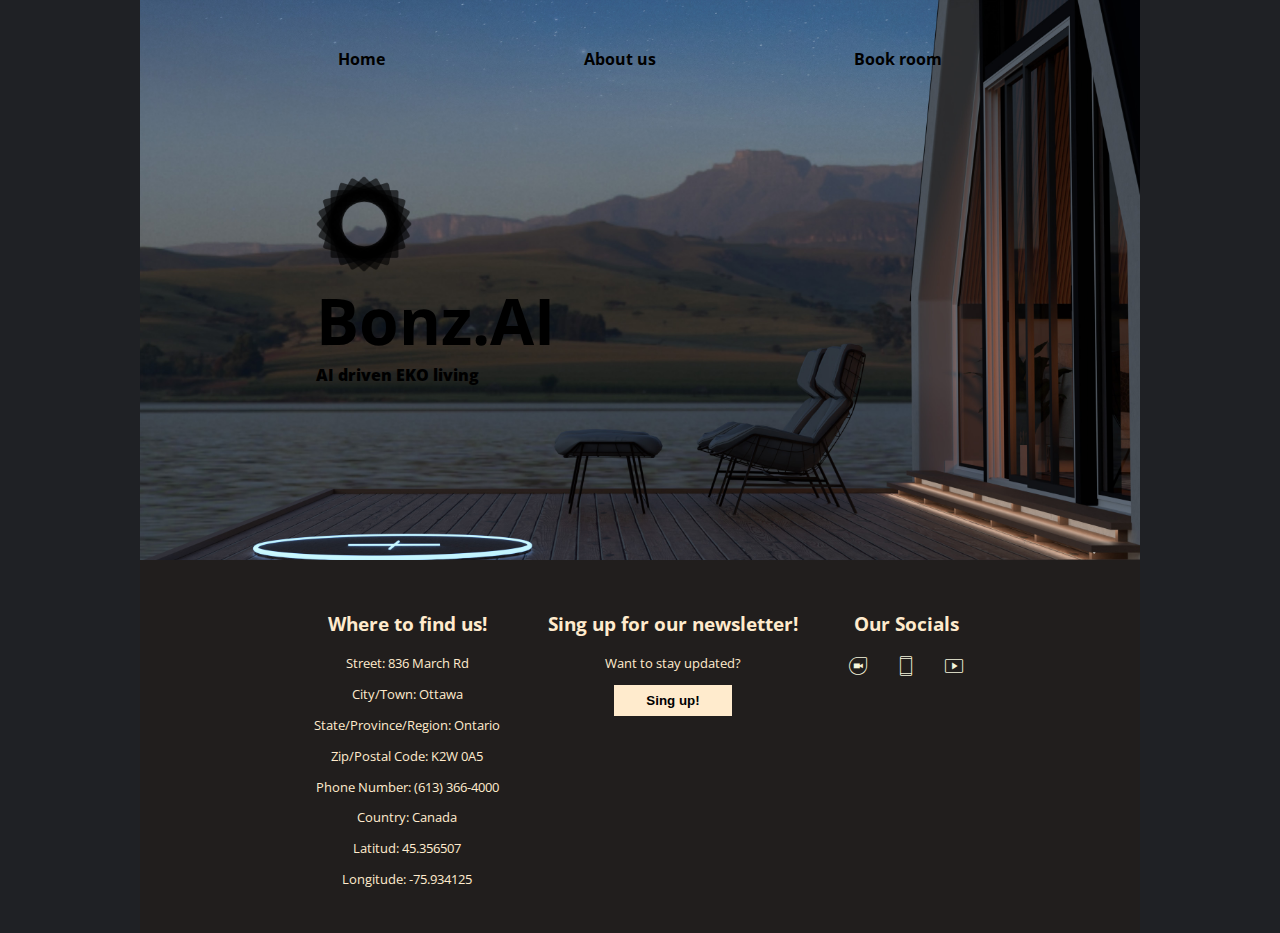
<file: index.html>
<!DOCTYPE html>
<html lang="en">

<head>
    <meta charset="UTF-8">
    <meta name="viewport" content="width=device-width, initial-scale=1.0">
    <title>Hotel Bonz.ai</title>
    <link rel="stylesheet" href="CSS/styles.css">
    <link rel="stylesheet"
        href="https://fonts.googleapis.com/css2?family=Material+Symbols+Outlined:opsz,wght,FILL,GRAD@20..48,100..700,0..1,-50..200" />
    <link rel="preconnect" href="https://fonts.googleapis.com">
    <link rel="preconnect" href="https://fonts.gstatic.com" crossorigin>
    <link rel="preconnect" href="https://fonts.googleapis.com">
    <link rel="preconnect" href="https://fonts.gstatic.com" crossorigin>
    <link href="https://fonts.googleapis.com/css2?family=Open+Sans:wght@400;500;600;700;800&display=swap"
        rel="stylesheet">
</head>

<body>
    <div class="wrapper">
        <section class="welcome">
            <nav class="navigation">
                <a href="/index.html" class="navigation__object">Home</a>
                <a href="/About us/about.html" class="navigation__object">About us</a>
                <a href="/booking/booking.html" class="navigation__object">Book room</a>
            </nav>

            <img class="welcome__logo" src="/assets/logo/bonz.ai-logo-black-symbol.png">
            <h1 class="welcome__headning">Bonz.AI</h1>
            <p class="welcome__sub-headning">AI driven EKO living</p>
        </section>

        <footer class="footer">
            <article class="footer__directions">
                <h3>Where to find us!</h3>
                <p>Street: 836 March Rd</p>
                <p>City/Town: Ottawa</p>
                <p>State/Province/Region: Ontario</p>
                <p>Zip/Postal Code: K2W 0A5</p>
                <p> Phone Number: (613) 366-4000</p>
                <p> Country: Canada</p>
                <p> Latitud: 45.356507</p>
                <p>Longitude: -75.934125</p>
            </article>
            <article class="footer__join-us">
                <h3>Sing up for our newsletter!</h3>
                <p> Want to stay updated?</p>
                <button class="join-us__button">Sing up!</button>
            </article>
            <article class="footer__social-media">
                <h3>Our Socials</h3>
                <span class="material-symbols-outlined">
                    duo
                    smartphone
                    smart_display
                </span>
            </article>
        </footer>
    </div>
</body>

</html>
</file>
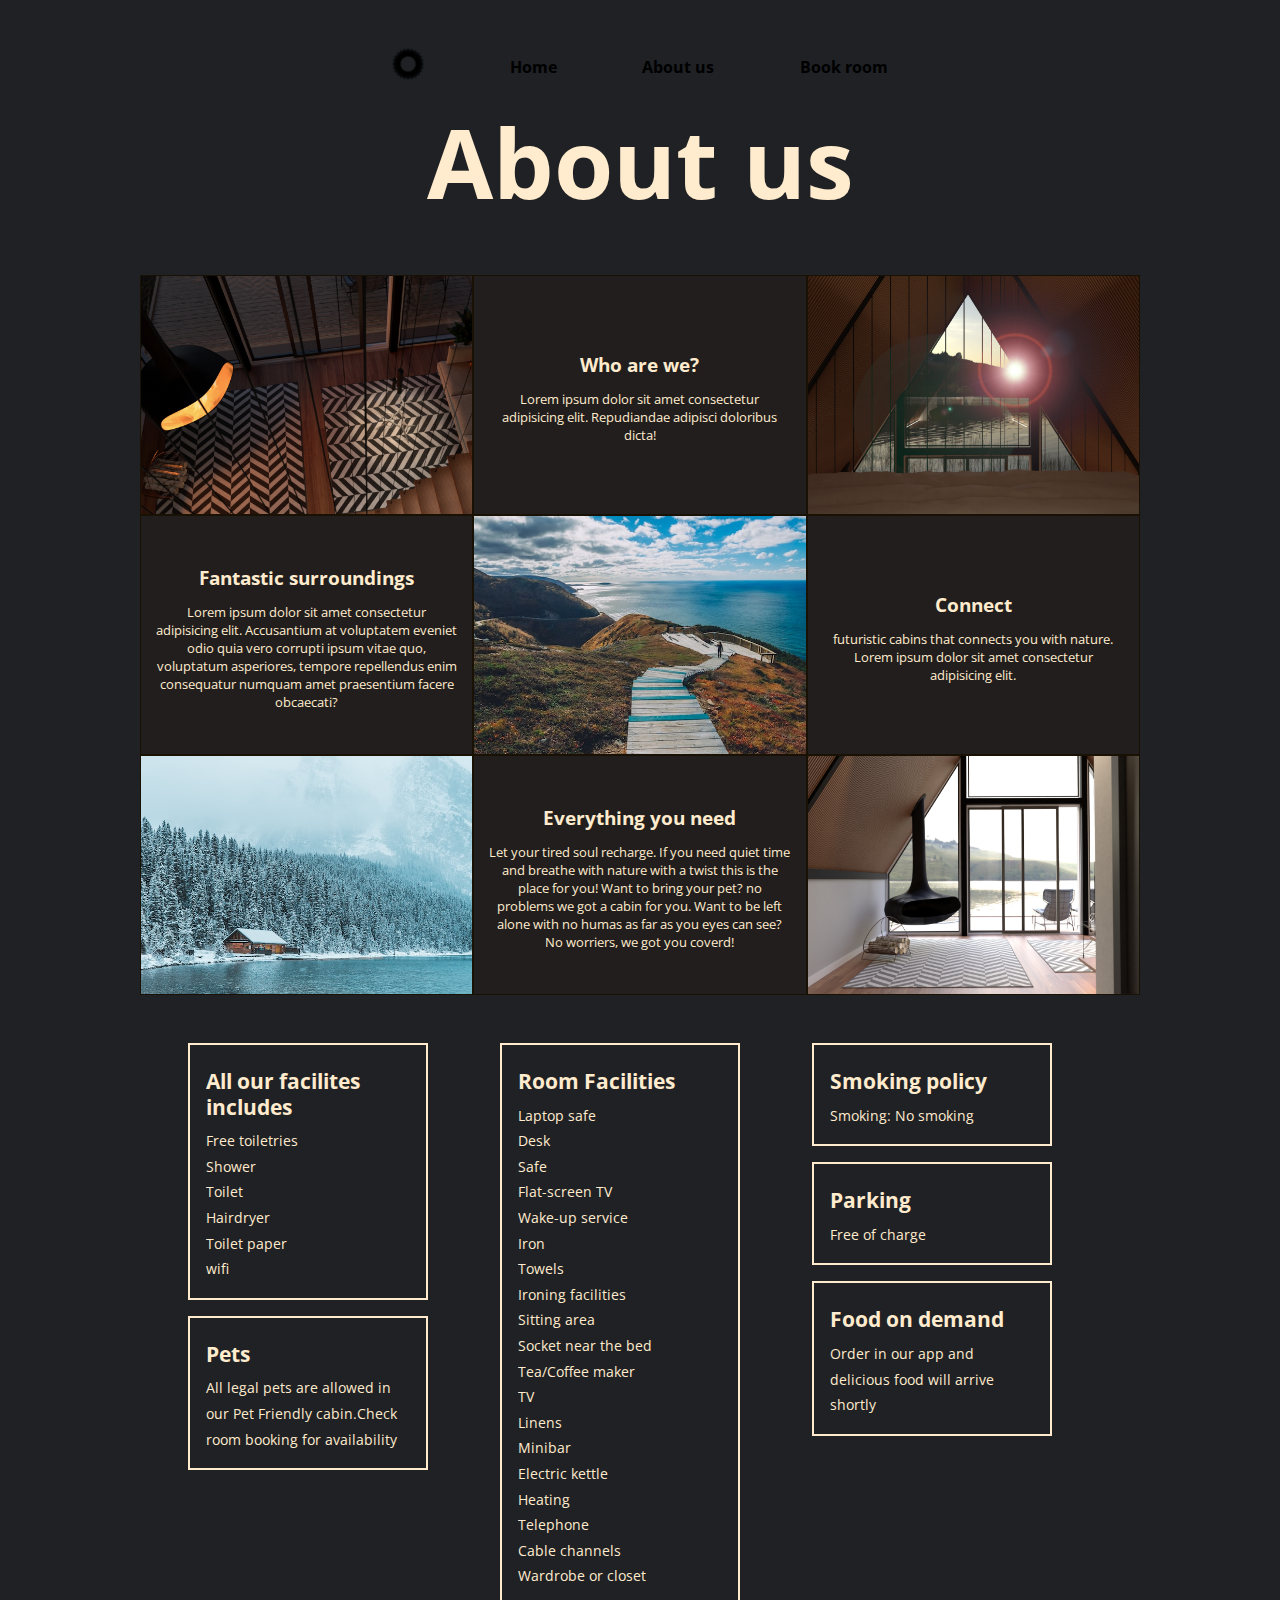
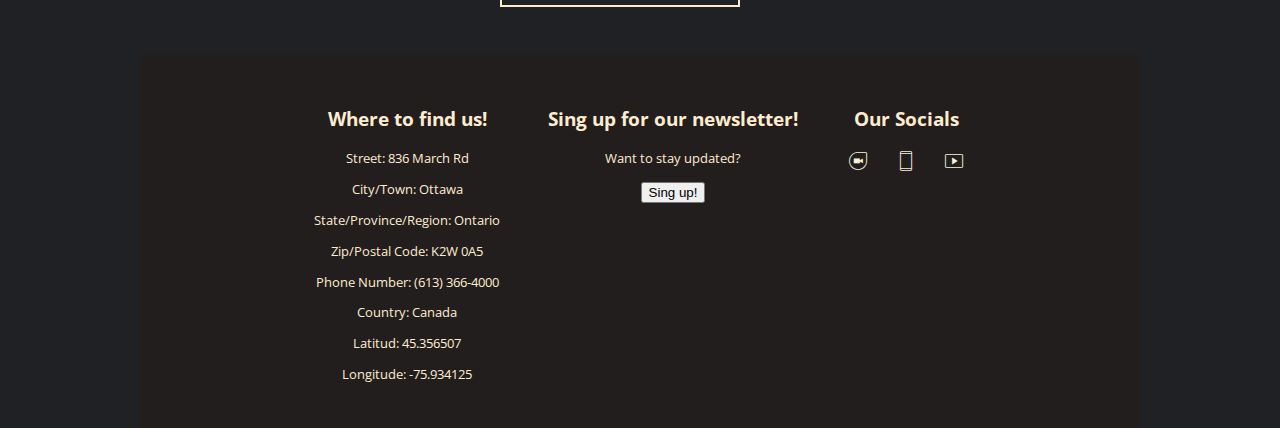
<file: About us/about.html>
<!DOCTYPE html>
<html lang="en">

<head>
    <meta charset="UTF-8">
    <meta name="viewport" content="width=device-width, initial-scale=1.0">
    <title>About us</title>
    <link rel="stylesheet" href="/CSS/styles.css">
    <link rel="stylesheet"
        href="https://fonts.googleapis.com/css2?family=Material+Symbols+Outlined:opsz,wght,FILL,GRAD@20..48,100..700,0..1,-50..200" />
    <link rel="preconnect" href="https://fonts.googleapis.com">
    <link rel="preconnect" href="https://fonts.gstatic.com" crossorigin>
    <link rel="preconnect" href="https://fonts.googleapis.com">
    <link rel="preconnect" href="https://fonts.gstatic.com" crossorigin>
    <link href="https://fonts.googleapis.com/css2?family=Open+Sans:wght@400;500;600;700;800&display=swap"
        rel="stylesheet">
</head>

<body>
    <div class="wrapper-about">
        <nav class="navigation">
            <a href="/index.html"><img class="navigation__logotype"
                    src="/assets/logo/bonz.ai-logo-black-symbol.png" /></a> <a href="/index.html"
                class="navigation__object">Home</a>
            <a href="/About us/about.html" class="navigation__object">About us</a>
            <a href="/booking/booking.html" class="navigation__object">Book room</a>
        </nav>

        <article class="about-us">
            <h1>About us</h1>
        </article>

        <section class="about">
            <article class="about__box overhead-cabin">
            </article>

            <article class="about__box">
                <h3 class="about__headline">Who are we?</h3>
                <p>Lorem ipsum dolor sit amet consectetur adipisicing elit. Repudiandae adipisci doloribus dicta!</p>
            </article>

            <article class="about__box cabin-img">
            </article>

            <article class="about__box">
                <h3 class="about__headline">Fantastic surroundings</h3>
                <p>Lorem ipsum dolor sit amet consectetur adipisicing elit.
                    Accusantium at voluptatem eveniet odio quia vero
                    corrupti ipsum vitae quo, voluptatum asperiores,
                    tempore repellendus enim consequatur numquam amet
                    praesentium facere obcaecati?</p>
            </article>

            <article class="about__box hike-img">
            </article>

            <article class="about__box">
                <h3 class="about__headline">Connect</h3>
                <p>futuristic cabins that connects you with nature. Lorem ipsum dolor sit amet consectetur adipisicing
                    elit.</p>
            </article>

            <article class="about__box wintercabin-img">
            </article>

            <article class="about__box">
                <h3 class="about__headline">Everything you need</h3>
                <p>Let your tired soul recharge. If you need quiet time and breathe with nature with a twist this is the
                    place for you!
                    Want to bring your pet? no problems we got a cabin for you. Want to be left alone with no humas as
                    far as you eyes can see? No worriers, we got you coverd!</p>
            </article>

            <article class="about__box firewood-img">
            </article>
        </section>

        <article class="facilities">
            <article class="facilites_info">
                <ul class="facilities__list">
                    <h2>All our facilites includes</h2>
                    <li>Free toiletries</li>
                    <li>Shower</li>
                    <li>Toilet</li>
                    <li>Hairdryer</li>
                    <li>Toilet paper</li>
                    <li>wifi</li>
                </ul>
                <ul class="facilities__list">
                    <h2>Pets</h2>
                    <li>All legal pets are allowed in our Pet Friendly cabin.Check room booking for availability</li>
                </ul>
            </article>

            <article class="facilites_info">
                <ul class="facilities__list">
                    <h2>Room Facilities </h2>
                    <li>Laptop safe</li>
                    <li>Desk</li>
                    <li>Safe</li>
                    <li>Flat-screen TV</li>
                    <li>Wake-up service</li>
                    <li>Iron</li>
                    <li>Towels</li>
                    <li>Ironing facilities</li>
                    <li>Sitting area</li>
                    <li>Socket near the bed</li>
                    <li>Tea/Coffee maker</li>
                    <li>TV</li>
                    <li>Linens</li>
                    <li>Minibar</li>
                    <li> Electric kettle</li>
                    <li>Heating</li>
                    <li>Telephone</li>
                    <li>Cable channels</li>
                    <li>Wardrobe or closet</li>
                </ul>
            </article>

            <article class="facilites_info">
                <ul class="facilities__list">
                    <h2>Smoking policy</h2>
                    <li> Smoking: No smoking</li>
                </ul>

                <ul class="facilities__list">
                    <h2>Parking</h2>
                    <li>Free of charge</li>
                </ul>

                <ul class="facilities__list">
                    <h2>Food on demand</h2>
                    <li>Order in our app and delicious food will arrive shortly</li>
                </ul>
            </article>
        </article>
        <footer class="footer">
            <article class="footer__directions">
                <h3>Where to find us!</h3>
                <p>Street: 836 March Rd</p>
                <p>City/Town: Ottawa</p>
                <p>State/Province/Region: Ontario</p>
                <p>Zip/Postal Code: K2W 0A5</p>
                <p> Phone Number: (613) 366-4000</p>
                <p> Country: Canada</p>
                <p> Latitud: 45.356507</p>
                <p>Longitude: -75.934125</p>
            </article>
            <article class="footer__join-us">
                <h3>Sing up for our newsletter!</h3>
                <p> Want to stay updated?</p>
                <button class="join-button">Sing up!</button>
            </article>
            <article class="footer__social-media">
                <h3>Our Socials</h3>
                <span class="material-symbols-outlined">
                    duo
                    smartphone
                    smart_display
                </span>
            </article>
        </footer>
    </div>
</body>

</html>
</file>
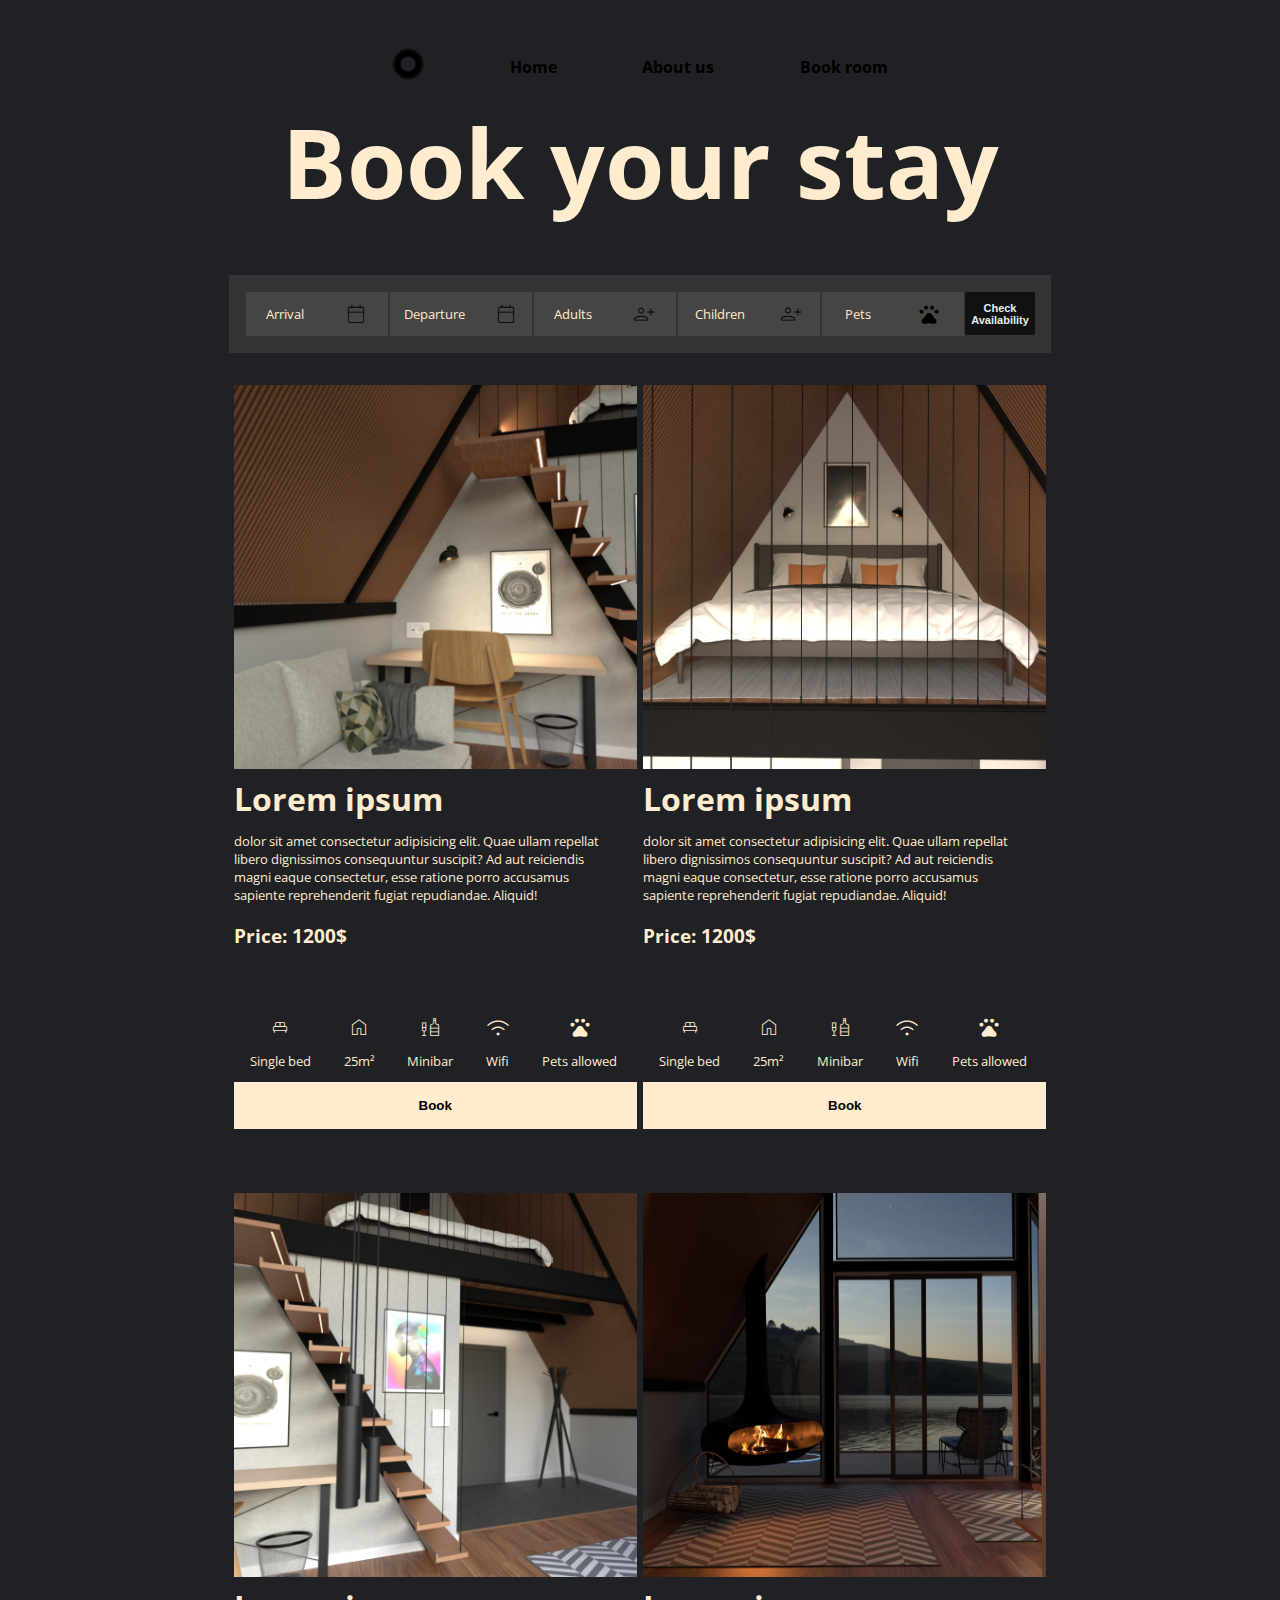
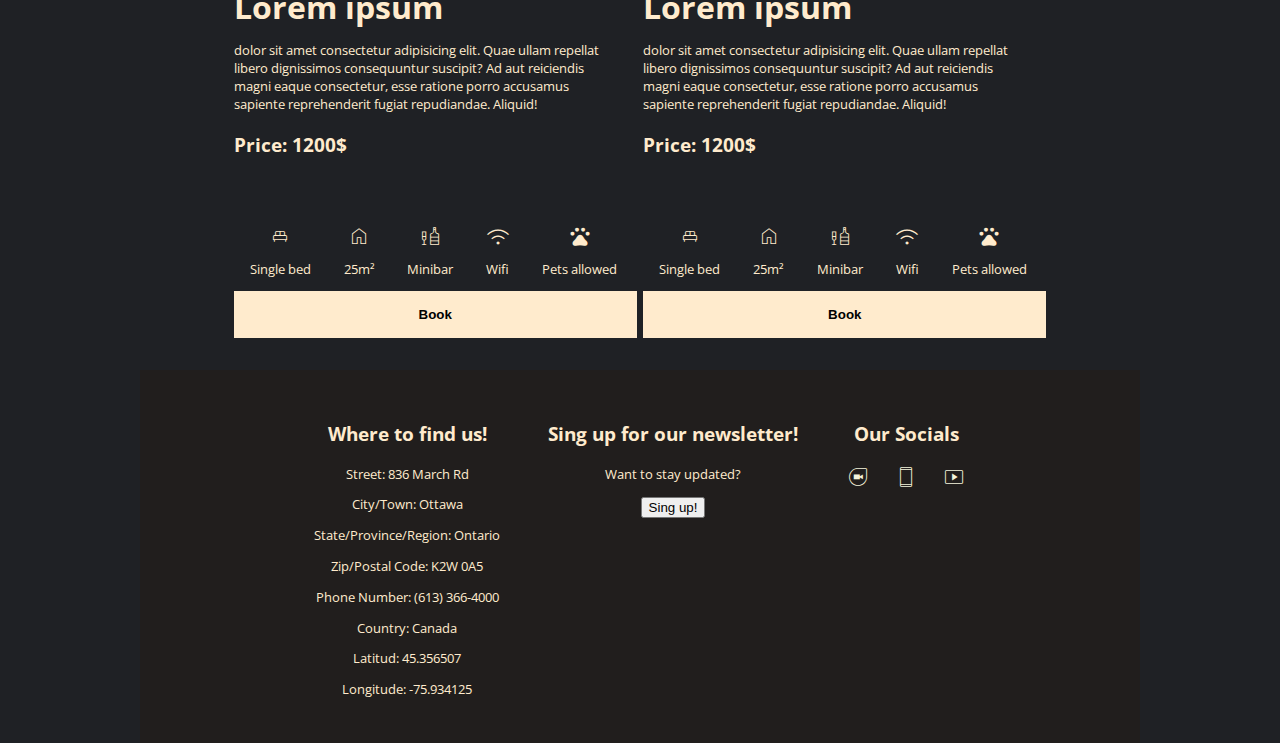
<file: booking/booking.html>
<!DOCTYPE html>
<html lang="en">

<head>
    <meta charset="UTF-8" />
    <meta name="viewport" content="width=device-width, initial-scale=1.0" />
    <title>Booking Bonzai.AI</title>
    <link rel="stylesheet" href="/CSS/styles.css" />
    <link rel="stylesheet"
        href="https://fonts.googleapis.com/css2?family=Material+Symbols+Outlined:opsz,wght,FILL,GRAD@20..48,100..700,0..1,-50..200" />
    <link rel="preconnect" href="https://fonts.googleapis.com" />
    <link rel="preconnect" href="https://fonts.gstatic.com" crossorigin />
    <link rel="preconnect" href="https://fonts.googleapis.com">
    <link rel="preconnect" href="https://fonts.gstatic.com" crossorigin>
    <link href="https://fonts.googleapis.com/css2?family=Open+Sans:wght@400;500;600;700;800&display=swap"
        rel="stylesheet">
</head>

<body>
    <div class="wrapper-booking">
        <nav class="navigation">
            <a href="/index.html"><img class="navigation__logotype"
                    src="/assets/logo/bonz.ai-logo-black-symbol.png" /></a>
            <a href="/index.html" class="navigation__object">Home</a>
            <a href="/About us/about.html" class="navigation__object">About us</a>
            <a href="/booking/booking.html" class="navigation__object">Book room</a>
        </nav>

        <article class="booking">
            <h1>Book your stay</h1>
        </article>

        <article class="book">
            <article class="book__date">
                <p class="book__text">Arrival</p>
                <span class="material-symbols-outlined">
                    calendar_today
                </span>
            </article>

            <article class="book__date">
                <p class="book__text">Departure</p>
                <span class="material-symbols-outlined">
                    calendar_today
                </span>
            </article>

            <article class="book__date">
                <p class="book__text">Adults</p>
                <span class="material-symbols-outlined">
                    person_add
                </span>
            </article>

            <article class="book__date">
                <p class="book__text">Children</p>
                <span class="material-symbols-outlined">
                    person_add
                </span>
            </article>

            <article class="book__date">
                <p class="book__text">Pets</p>
                <span class="material-symbols-outlined">
                    pets
                </span>
            </article>
            <button class="book__button">Check Availability</button>
        </article>

        <section class="rooms">
            <section class="room">
                <figure class="rooms__singel"></figure>
                <article class="rooms__text">
                    <h2>Lorem ipsum</h2>
                    <p>
                        dolor sit amet consectetur adipisicing elit. Quae ullam repellat
                        libero dignissimos consequuntur suscipit? Ad aut reiciendis magni
                        eaque consectetur, esse ratione porro accusamus sapiente
                        reprehenderit fugiat repudiandae. Aliquid!
                    </p>
                    <h3>Price: 1200$</h3>

                </article>
                <article class="rooms__symbols">
                    <article class="rooms__symbols-align">
                        <span class="material-symbols-outlined">
                            single_bed
                        </span>
                        <p class="symbols__text">Single bed</p>
                    </article>
                    <article class="rooms__symbols-align">
                        <span class="material-symbols-outlined"> home</span>
                        <p class="symbols__text">25m²</p>
                    </article>
                    <article class="rooms__symbols-align">
                        <span class="material-symbols-outlined"> liquor</span>
                        <p class="symbols__text">Minibar</p>
                    </article>
                    <article class="rooms__symbols-align">
                        <span class="material-symbols-outlined">
                            wifi
                        </span>
                        <p class="symbols__text">Wifi</p>
                    </article>
                    <article class="rooms__symbols-align">
                        <span class="material-symbols-outlined">
                            pets
                        </span>
                        <p class="symbols__text">Pets allowed</p>
                    </article>
                </article>
                <button class="rooms__button">Book</button>
            </section>
            <section class="room">
                <figure class="rooms__dubbel"></figure>
                <article class="rooms__text">
                    <h2>Lorem ipsum</h2>
                    <p>
                        dolor sit amet consectetur adipisicing elit. Quae ullam repellat
                        libero dignissimos consequuntur suscipit? Ad aut reiciendis magni
                        eaque consectetur, esse ratione porro accusamus sapiente
                        reprehenderit fugiat repudiandae. Aliquid!
                    </p>
                    <h3>Price: 1200$</h3>

                </article>
                <article class="rooms__symbols">
                    <article class="rooms__symbols-align">
                        <span class="material-symbols-outlined">
                            single_bed
                        </span>
                        <p class="symbols__text">Single bed</p>
                    </article>
                    <article class="rooms__symbols-align">
                        <span class="material-symbols-outlined"> home</span>
                        <p class="symbols__text">25m²</p>
                    </article>
                    <article class="rooms__symbols-align">
                        <span class="material-symbols-outlined"> liquor</span>
                        <p class="symbols__text">Minibar</p>
                    </article>
                    <article class="rooms__symbols-align">
                        <span class="material-symbols-outlined">
                            wifi
                        </span>
                        <p class="symbols__text">Wifi</p>
                    </article>
                    <article class="rooms__symbols-align">
                        <span class="material-symbols-outlined">
                            pets
                        </span>
                        <p class="symbols__text">Pets allowed</p>
                    </article>
                </article>
                <button class="rooms__button">Book</button>
            </section>

            <section class="room">
                <figure class="rooms__loft"></figure>
                <article class="rooms__text">
                    <h2>Lorem ipsum</h2>
                    <p>
                        dolor sit amet consectetur adipisicing elit. Quae ullam repellat
                        libero dignissimos consequuntur suscipit? Ad aut reiciendis magni
                        eaque consectetur, esse ratione porro accusamus sapiente
                        reprehenderit fugiat repudiandae. Aliquid!
                    </p>
                    <h3>Price: 1200$</h3>

                </article>
                <article class="rooms__symbols">
                    <article class="rooms__symbols-align">
                        <span class="material-symbols-outlined">
                            single_bed
                        </span>
                        <p class="symbols__text">Single bed</p>
                    </article>
                    <article class="rooms__symbols-align">
                        <span class="material-symbols-outlined"> home</span>
                        <p class="symbols__text">25m²</p>
                    </article>
                    <article class="rooms__symbols-align">
                        <span class="material-symbols-outlined"> liquor</span>
                        <p class="symbols__text">Minibar</p>
                    </article>
                    <article class="rooms__symbols-align">
                        <span class="material-symbols-outlined">
                            wifi
                        </span>
                        <p class="symbols__text">Wifi</p>
                    </article>
                    <article class="rooms__symbols-align">
                        <span class="material-symbols-outlined">
                            pets
                        </span>
                        <p class="symbols__text">Pets allowed</p>
                    </article>
                </article>
                <button class="rooms__button">Book</button>
            </section>

            <section class="room">
                <figure class="rooms__cabin"></figure>
                <article class="rooms__text">
                    <h2>Lorem ipsum</h2>
                    <p>
                        dolor sit amet consectetur adipisicing elit. Quae ullam repellat
                        libero dignissimos consequuntur suscipit? Ad aut reiciendis magni
                        eaque consectetur, esse ratione porro accusamus sapiente
                        reprehenderit fugiat repudiandae. Aliquid!
                    </p>
                    <h3>Price: 1200$</h3>
                </article>
                <article class="rooms__symbols">
                    <article class="rooms__symbols-align">
                        <span class="material-symbols-outlined">
                            single_bed
                        </span>
                        <p class="symbols__text">Single bed</p>
                    </article>

                    <article class="rooms__symbols-align">
                        <span class="material-symbols-outlined"> home</span>
                        <p class="symbols__text">25m²</p>
                    </article>
                    <article class="rooms__symbols-align">
                        <span class="material-symbols-outlined"> liquor</span>
                        <p class="symbols__text">Minibar</p>
                    </article>
                    <article class="rooms__symbols-align">
                        <span class="material-symbols-outlined">
                            wifi
                        </span>
                        <p class="symbols__text">Wifi</p>
                    </article>
                    <article class="rooms__symbols-align">
                        <span class="material-symbols-outlined">
                            pets
                        </span>
                        <p class="symbols__text">Pets allowed</p>
                    </article>
                </article>
                <button class="rooms__button">Book</button>
            </section>
        </section>

        <footer class="footer">
            <article class="footer__directions">
                <h3>Where to find us!</h3>
                <p>Street: 836 March Rd</p>
                <p>City/Town: Ottawa</p>
                <p>State/Province/Region: Ontario</p>
                <p>Zip/Postal Code: K2W 0A5</p>
                <p>Phone Number: (613) 366-4000</p>
                <p>Country: Canada</p>
                <p>Latitud: 45.356507</p>
                <p>Longitude: -75.934125</p>
            </article>

            <article class="footer__join-us">
                <h3>Sing up for our newsletter!</h3>
                <p>Want to stay updated?</p>
                <button class="footer__join-button">Sing up!</button>
            </article>
            <article class="footer__social-media">
                <h3>Our Socials</h3>
                <span class="material-symbols-outlined">
                    duo smartphone smart_display
                </span>
            </article>
        </footer>
    </div>
</body>

</html>
</file>
<file: CSS/styles.css>
* {
  box-sizing: border-box;
}

body {
  display: flex;
  justify-content: center;
  width: 100vw;
  height: 100vh;
  margin: 0;
  background-color: #1f2125;
  font-family: 'Open Sans', sans-serif;
}

.wrapper {
  max-width: 1000px;
  width: 100%;
  display: grid;
  grid-template-columns: repeat(6, 1fr);
  grid-auto-rows: auto;
  grid-template-areas:
    "welcome welcome welcome welcome welcome welcome"
    "footer footer footer footer footer footer";
}

h1,
h2,
h3,
p {
  color: blanchedalmond;
}

h1 {
  font-size: 6rem;
  margin: 0;
  padding-bottom: 3rem;
  text-align: center;
}

h2 {
  font-size: 1.3rem;
  margin: 0.5rem 0rem 0.5rem 0;
}

p {
  font-size: 0.8rem;
}

.material-symbols-outlined {
  font-variation-settings: "FILL" 0, "wght" 200, "GRAD" 0, "opsz" 40;
}

.navigation {
  margin-top: 3rem;
  margin-bottom: 2rem;
  grid-area: navigation;
  height: 1rem;
  font-weight: 700;
  display: flex;
  flex-wrap: wrap;
  align-items: center;
  justify-content: space-evenly;
}

.navigation__object {
  text-decoration: none;
  color: rgb(0, 0, 0);
}

.welcome {
  grid-area: welcome;
  background-image: url(/assets/photos/09-night.jpg);
  background-repeat: no-repeat;
  background-size: 100%;
  height: 35rem;
}

.welcome__logo {
  padding-top: 5rem;
  width: 6rem;
}

.welcome__headning {
  color: black;
  margin: 0;
  font-size: 4rem;
  padding-bottom: 0;
  text-align: left;
}

.welcome__sub-headning {
  margin-top: 0rem;
  font-size: 1rem;
  font-weight: 900;
  color: rgb(0, 0, 0);
}

.welcome__logo,
.welcome__headning,
.welcome__sub-headning {
  margin-left: 11rem;
}

/**** Booking ****/
.wrapper-booking {
  max-width: 1000px;
  width: 100%;
  display: grid;
  grid-template-columns: repeat(6, 1fr);
  grid-auto-rows: auto;
  grid-template-areas:
    ". navigation navigation navigation navigation ."
    "booking booking booking booking booking booking"
    "book book book book book book"
    "rooms rooms rooms rooms rooms rooms"
    "footer footer footer footer footer footer";
}

.navigation__logotype {
  width: 2rem;
  height: 2rem;
}

.booking {
  grid-area: booking;
  display: flex;
  flex-direction: column;
  align-items: center;
}

.book {
  grid-area: book;
  background-color: #333436;
  display: flex;
  flex-wrap: wrap;
  align-items: center;
  margin-left: auto;
  margin-right: auto;
  padding: 1rem;
}

.book__date {
  display: flex;
  flex-direction: row;
  align-items: center;
  width: 9rem;
  background-color: rgb(70, 69, 67);
  border: solid 1px #333436;
  justify-content: space-around;
  border-radius: 2px;
}

.book__button {
  width: 4.4rem;
  height: 2.7rem;
  font-size: 11px;
  border-radius: 2px;
  border-style: none;
  padding: 0.5em;
  background-color: rgb(16, 17, 17);
  color: rgb(229, 235, 240);
  font-weight: 600;
  text-align: center;
}

/*ROOMS*/
.rooms__button {
  padding-top: 1rem;
  padding-bottom: 1rem;
  font-weight: 700;
  background-color: blanchedalmond;
  border-style: none;
}

.rooms__text h2 {
  font-size: 2rem;
}

.rooms__text {
  max-width: 24rem;
}

.rooms {
  grid-area: rooms;
  display: flex;
  justify-content: center;
  flex-direction: row;
  flex-wrap: wrap;
}

.room {
  display: flex;
  flex-direction: column;
  width: 25.2rem;
  margin: 2rem 0.2rem 2rem 0.2rem;
}

.rooms__singel {
  background-image: url("../assets/photos/01-day.jpg");
  background-position: center;
  background-repeat: no-repeat;
  background-size: cover;
  height: 24rem;
  margin: 0;
}

.rooms__dubbel {
  background-image: url("../assets/photos/04-day.jpg");
  background-position: center;
  background-repeat: no-repeat;
  background-size: cover;
  height: 24rem;
  margin: 0;
}

.rooms__loft {
  background-image: url("../assets/photos/06-day.jpg");
  background-position: left;
  background-repeat: no-repeat;
  background-size: cover;
  height: 24rem;
  margin: 0;
}

.rooms__cabin {
  background-image: url("../assets/photos/08-night.jpg");
  background-position: center;
  background-repeat: no-repeat;
  background-size: cover;
  height: 24rem;
  margin: 0;
}

.rooms__symbols {
  display: flex;
  flex-direction: row;
  justify-content: space-around;
  color: blanchedalmond;
  align-items: center;
  max-width: 25rem;
  justify-items: center;
}

.rooms__symbols-align {
  display: flex;
  flex-direction: column;
  align-items: center;
  margin-top: 3rem;
}

/***About us***/

.wrapper-about {
  max-width: 1000px;
  width: 100%;
  display: grid;
  grid-template-columns: repeat(6, 1fr);
  grid-auto-rows: auto;
  grid-template-areas:
    ". navigation navigation navigation navigation ."
    "about-us about-us about-us about-us about-us about-us"
    "about about about about about about"
    "facilities facilities facilities facilities facilities facilities"
    "footer footer footer footer footer footer";
}

.about-us {
  grid-area: about-us;
  display: flex;
  flex-direction: column;
  align-items: center;
  margin-top: auto;
}

.about {
  grid-area: about;
  display: grid;
  grid-template-columns: repeat(3, 1fr);
  grid-area: about;
  background-color: #211e1d;
}

.about__box {
  padding: 0.9rem;
  height: 15rem;
  display: flex;
  flex-direction: column;
  align-items: center;
  justify-content: center;
  text-align: center;
  border: solid 1px rgb(26, 17, 5);
}

.overhead-cabin {
  background-image: url("../assets/photos/07-night.jpg");
  background-repeat: no-repeat;
  background-size: cover;
}

.cabin-img {
  background-image: url("../assets/photos/03-night.jpg");
  background-repeat: no-repeat;
  background-size: cover;
  background-position: center;
}

.hike-img {
  background-image: url("../assets/photos/elyse-turton-uwrWzRKRd3M-unsplash.jpg");
  background-repeat: no-repeat;
  background-size: cover;
  background-position: center;
}

.wintercabin-img {
  background-image: url("/assets/photos/redd-f-DeChBE0mpbk-unsplash.jpg");
  background-repeat: no-repeat;
  background-position: center;
  background-size: cover;
}

.firewood-img {
  background-image: url("/assets/photos/08-day.jpg");
  background-repeat: no-repeat;
  background-position: center;
  background-size: cover;
}

.about__headline {
  margin-bottom: 0;
}


.facilities {
  display: grid;
  grid-template-columns: repeat(3, 1fr);
  grid-area: facilities;
  margin: 2rem;
}

.facilities__list {
  margin: 1rem;
  padding: 1rem;
  border: solid 2px blanchedalmond;
  color: blanchedalmond;
  list-style: none;
  line-height: 1.6rem;
  max-width: 15rem;
  font-size: 0.9rem;
}

.footer {
  grid-area: footer;
  display: flex;
  justify-content: center;
  text-align: center;
  color: beige;
  background-color: #211e1d;
  padding: 2rem;
  column-gap: 3rem;
}

.join-us__button {
  padding: 0.5rem 2rem 0.5rem 2rem;
  font-weight: 700;
  background-color: blanchedalmond;
  border-style: none;
}

@media screen and (max-width: 768px) {
  h1 {
    margin-top: 1rem;
    font-size: 4rem;
  }

  .wrapper {
    grid-template-rows: repeat(6, 1fr);
    grid-template-columns: 100%;
    grid-template-areas:
      "welcome"
      "footer";
  }

  .welcome {
    height: 26.9rem;
  }

  .welcome__logo,
  .welcome__headning,
  .welcome__sub-headning {
    margin-left: 7rem;
  }

  .welcome__logo {
    padding-top: 2rem;
  }

  .welcome__headning {
    font-size: 4rem;
  }

  .wrapper-booking {
    grid-template-columns: 100%;
    grid-template-areas:
      "navigation"
      "booking"
      "book"
      "rooms"
      "footer";
  }

  .book {
    justify-content: center;
  }

  .book__button {
    width: 9rem;
    height: 2.8rem;
  }



  .wrapper-about {
    grid-template-columns: 100%;
    grid-template-areas:
      "navigation"
      "about-us"
      "about"
      "facilities"
      "footer";
  }
}

@media screen and (max-width: 320px) {
  .wrapper-about {
    grid-template-columns: 100%;
    grid-template-areas:
      "navigation"
      "about-us"
      "about"
      "facilities"
      "footer";
  }

  .navigation {
    margin-top: 0.5rem;
    margin-bottom: 0.9rem;
    font-size: 0.8rem;
  }

  .welcome {
    height: 11.3rem;
  }

  .welcome__logo,
  .welcome__headning,
  .welcome__sub-headning {
    margin-left: 2rem;
  }

  .welcome__logo {
    padding-top: 0rem;
    width: 4rem;
    margin-top: 0rem;
  }

  .welcome__headning {
    font-size: 1.8rem;
  }

  .welcome__sub-headning {
    font-size: 0.6rem;
  }

  .about {
    grid-template-columns: repeat(1, 1fr);
  }

  .facilities {
    display: flex;
    flex-direction: column;
  }

  .footer {
    flex-direction: column;
  }
}
</file>
